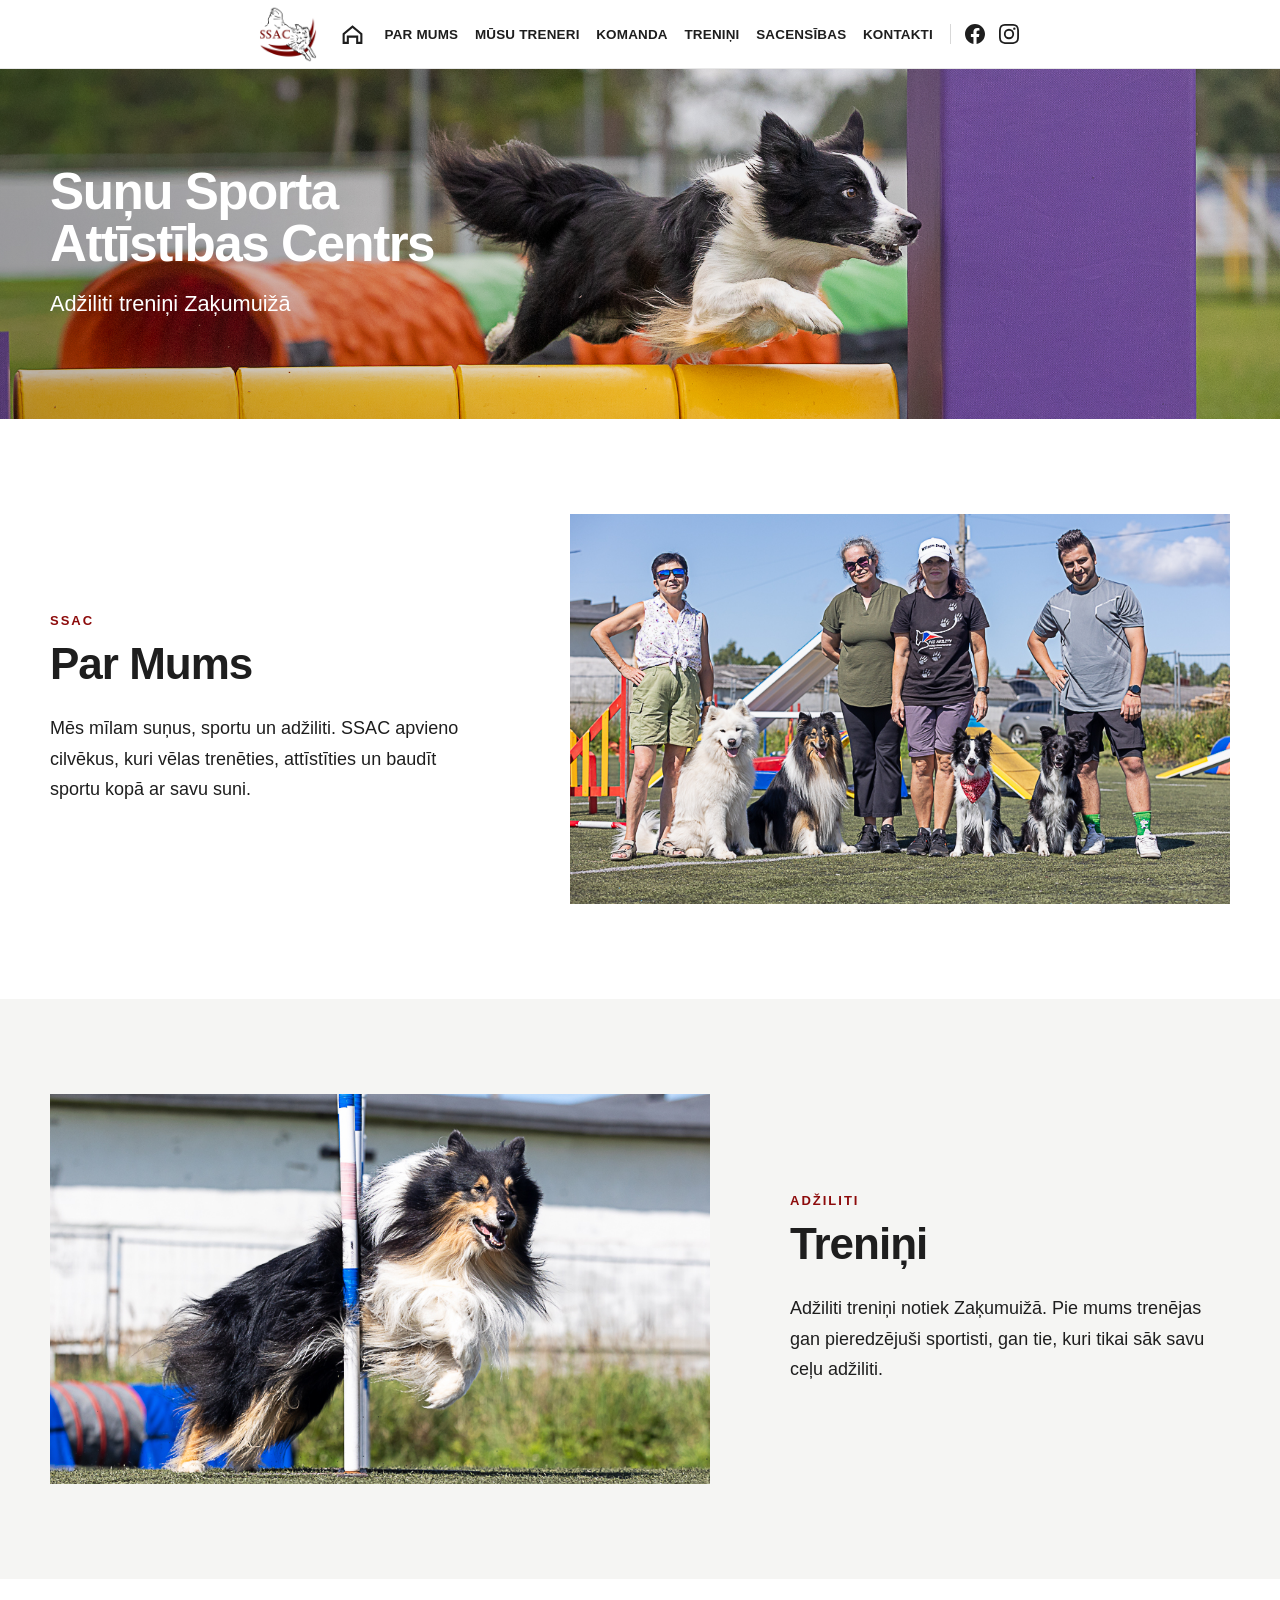
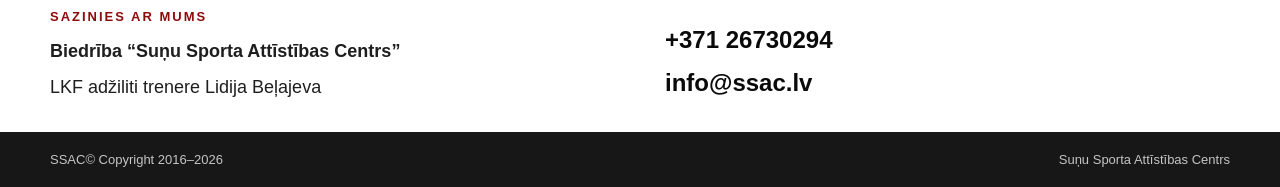
<file: index.html>
<!DOCTYPE html>
<html lang="lv">

<head>
    <meta charset="UTF-8">
    <meta name="viewport" content="width=device-width, initial-scale=1.0">

    <title>Suņu Sporta Attīstības Centrs</title>

    <link rel="icon" type="image/jpeg" href="images/ssac_logo.jpg">
    <link rel="stylesheet" href="css/style.css">
</head>

<body id="sakums">


<!-- HEADER -->

<div id="site-header"></div>


<main>

    <!-- HERO -->

    <section class="hero">

        <div class="hero-content">

            <div class="hero-text">

                <h1>
                    Suņu Sporta<br>
                    Attīstības Centrs
                </h1>

                <p>
                    Adžiliti treniņi Zaķumuižā
                </p>

            </div>

        </div>

    </section>


    <!-- PAR MUMS -->

    <section class="about section" id="par-mums">

        <div class="section-text">

            <span class="section-label">
                SSAC
            </span>

            <h2>
                Par Mums
            </h2>

            <p>
                Mēs mīlam suņus, sportu un adžiliti.
                SSAC apvieno cilvēkus, kuri vēlas trenēties,
                attīstīties un baudīt sportu kopā ar savu suni.
            </p>

        </div>


        <div class="section-image">

            <img
                    src="images/BS1A7733.jpg"
                    alt="SSAC komanda"
            >

        </div>

    </section>


    <!-- TRENIŅI -->

    <section class="training" id="trenini">

        <div class="section training-inner">

            <div class="training-image">

                <img
                        src="images/BS1A7567.jpg"
                        alt="Adžiliti treniņš"
                >

            </div>


            <div class="section-text">

                <span class="section-label">
                    Adžiliti
                </span>

                <h2>
                    Treniņi
                </h2>

                <p>
                    Adžiliti treniņi notiek Zaķumuižā.
                    Pie mums trenējas gan pieredzējuši sportisti,
                    gan tie, kuri tikai sāk savu ceļu adžiliti.
                </p>

            </div>

        </div>

    </section>


    <!-- KONTAKTI -->

    <section class="contact section" id="kontakti">

        <div>

            <span class="section-label">
                Sazinies ar mums
            </span>

            <p class="organisation">
                Biedrība “Suņu Sporta Attīstības Centrs”
            </p>

            <p>
                LKF adžiliti trenere Lidija Beļajeva
            </p>

        </div>


        <div class="contact-details">

            <a href="tel:+37126730294">
                +371 26730294
            </a>

            <a href="mailto:info@ssac.lv">
                info@ssac.lv
            </a>

        </div>

    </section>

</main>


<!-- FOOTER -->

<div id="site-footer"></div>


<script src="js/site.js"></script>

</body>
</html>
</file>
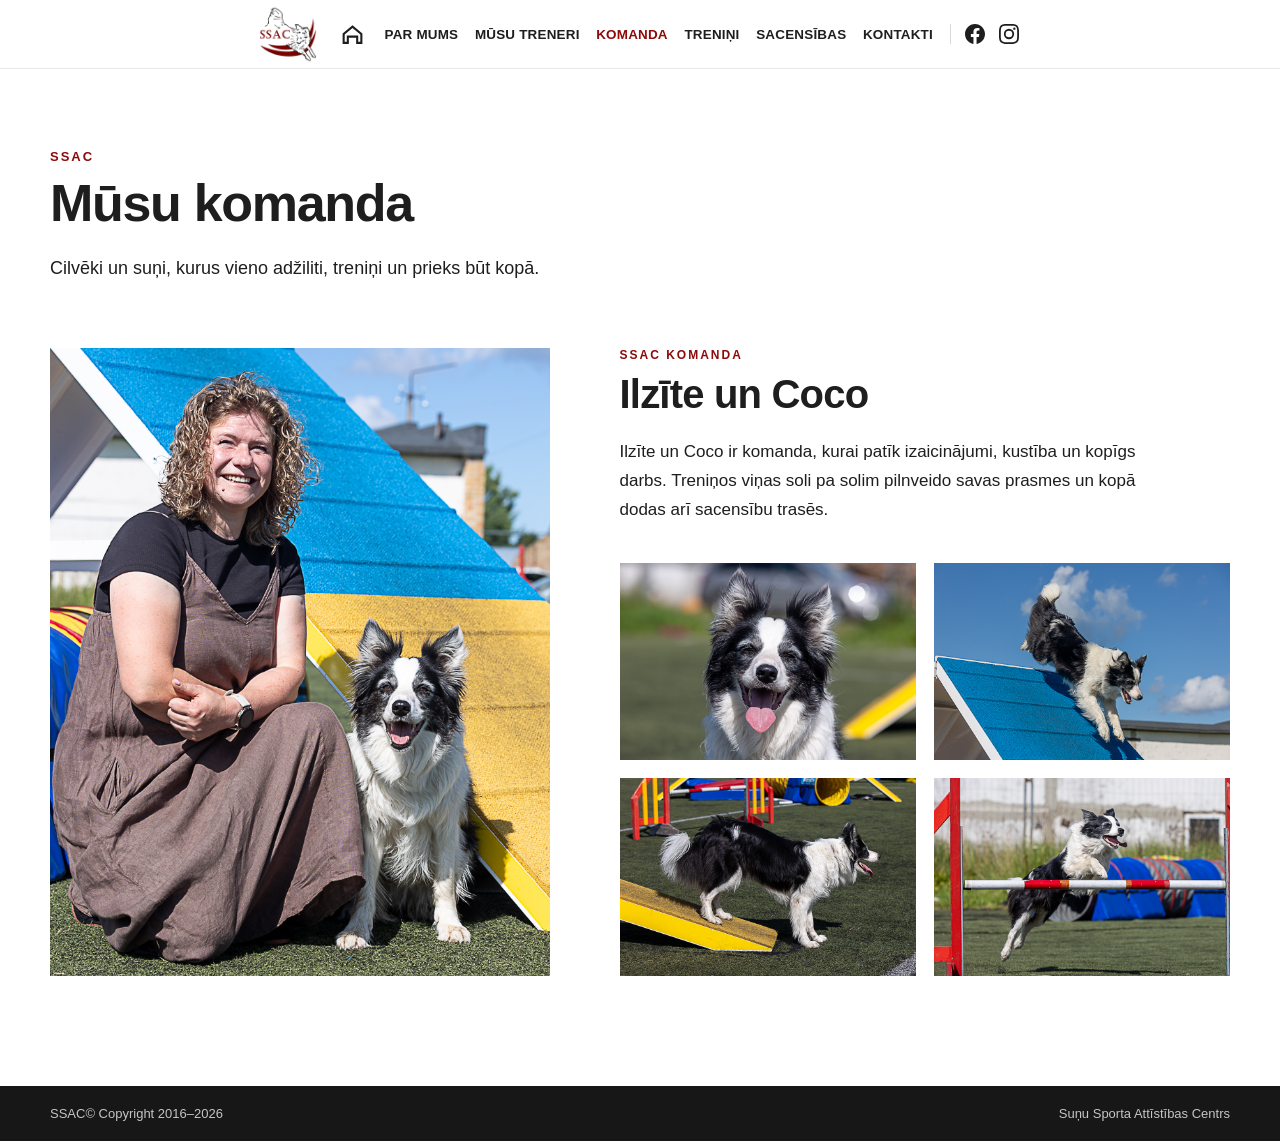
<file: komanda.html>
<!DOCTYPE html>
<html lang="lv">

<head>
    <meta charset="UTF-8">
    <meta name="viewport" content="width=device-width, initial-scale=1.0">

    <title>Komanda | Suņu Sporta Attīstības Centrs</title>

    <link rel="icon" type="image/jpeg" href="images/ssac_logo.jpg">

    <link rel="stylesheet" href="css/style.css">
    <link rel="stylesheet" href="css/komanda.css">
</head>

<body>


<!-- HEADER -->

<div id="site-header"></div>


<main class="team-page">

    <!-- PAGE INTRO -->

    <section class="team-intro">

        <span class="section-label">
            SSAC
        </span>

        <h1>
            Mūsu komanda
        </h1>

        <p>
            Cilvēki un suņi, kurus vieno adžiliti,
            treniņi un prieks būt kopā.
        </p>

    </section>


    <!-- ILZĪTE UN COCO -->

    <section class="team-member">

        <div class="team-main-photo">

            <img
                    src="images/BS1A6752.jpg"
                    alt="Ilzīte un Coco"
            >

        </div>


        <div class="team-member-content">

            <div class="team-member-text">

                <span class="team-role">
                    SSAC komanda
                </span>

                <h2>
                    Ilzīte un Coco
                </h2>

                <p>
                    Ilzīte un Coco ir komanda, kurai patīk
                    izaicinājumi, kustība un kopīgs darbs.
                    Treniņos viņas soli pa solim pilnveido
                    savas prasmes un kopā dodas arī
                    sacensību trasēs.
                </p>

            </div>


            <div class="team-dog-photos">

                <img
                        src="images/BS1A6990.jpg"
                        alt="Coco"
                >

                <img
                        src="images/BS1A6794.jpg"
                        alt="Coco uz A-frame"
                >

                <img
                        src="images/BS1A6864.jpg"
                        alt="Coco uz šūpolēm"
                >

                <img
                        src="images/BS1A6924.jpg"
                        alt="Coco adžiliti trasē"
                >

            </div>

        </div>

    </section>

</main>


<!-- FOOTER -->

<div id="site-footer"></div>


<script src="js/site.js"></script>

</body>
</html>
</file>
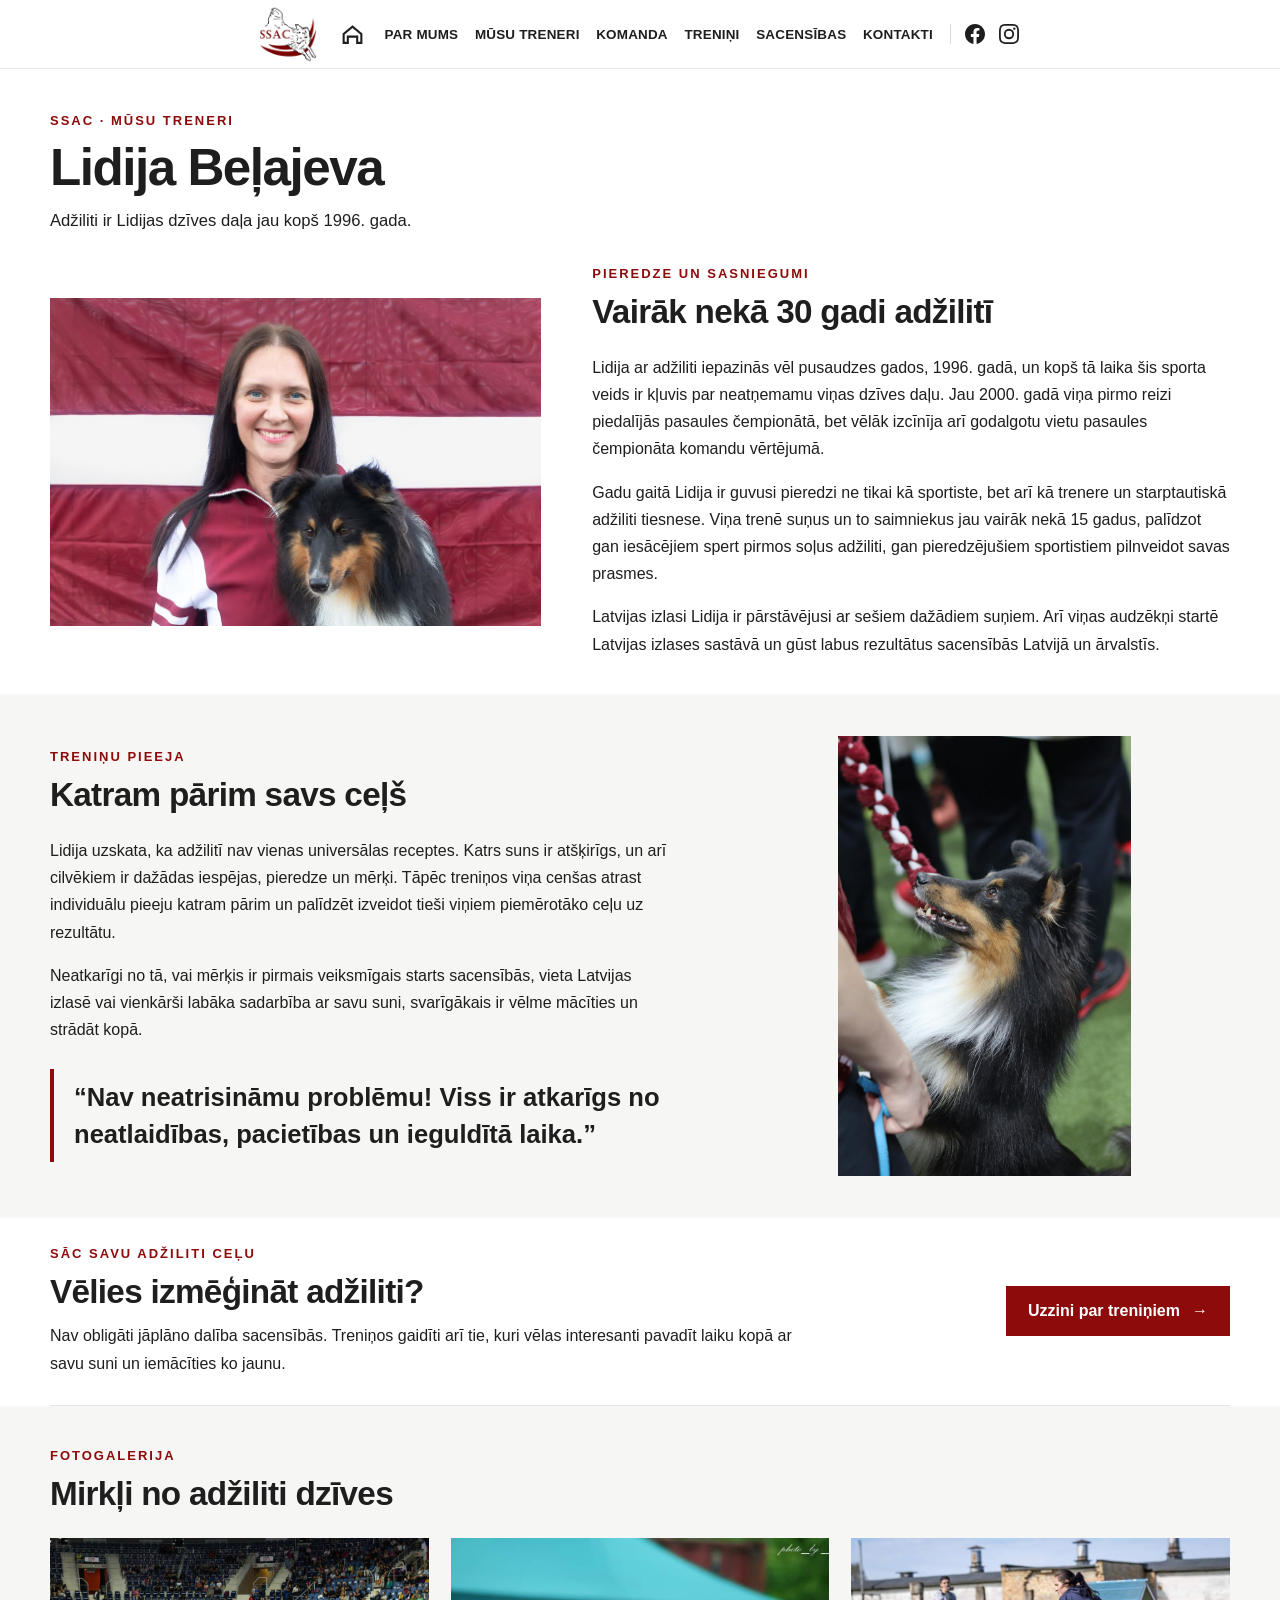
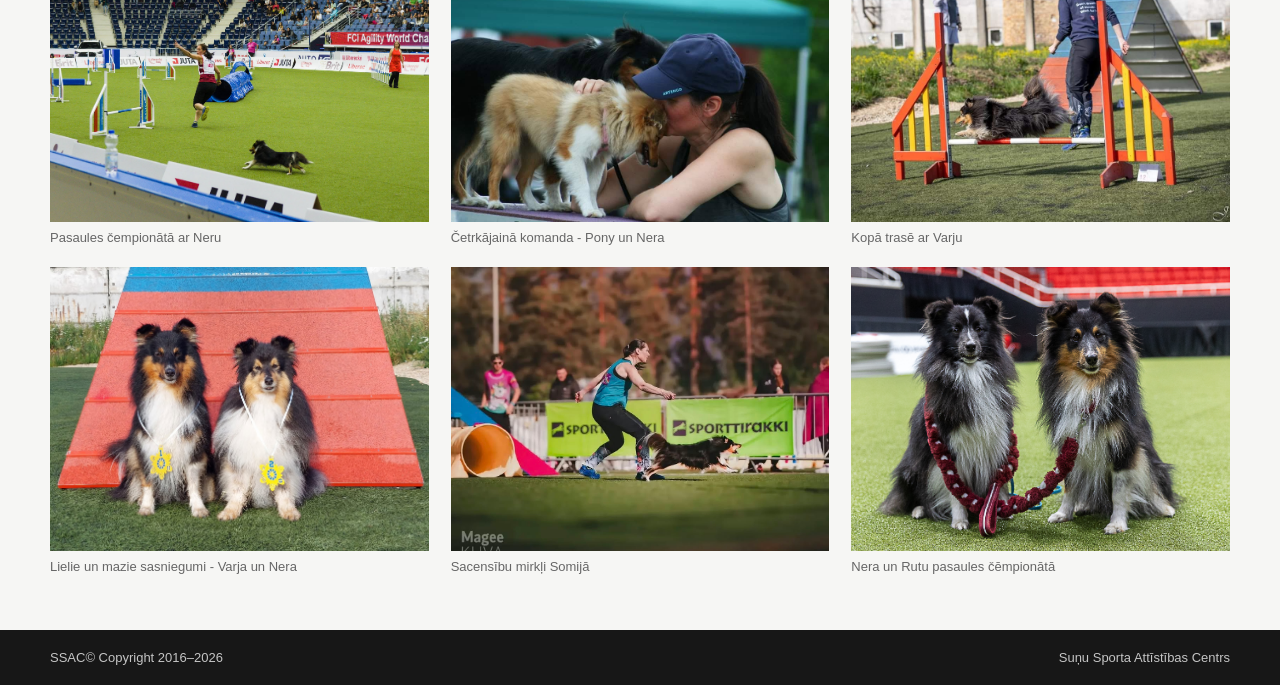
<file: treneri.html>
<!DOCTYPE html>
<html lang="lv">
<head>
  <meta charset="UTF-8">
  <meta name="viewport" content="width=device-width, initial-scale=1.0">
  <title>Lidija Beļajeva – adžiliti trenere | SSAC</title>
  <meta name="description" content="Iepazīsties ar SSAC adžiliti treneri Lidiju Beļajevu: pieredze kopš 1996. gada, starptautiskā tiesnese, Latvijas izlases sportiste un individuāla pieeja treniņiem.">
  <link rel="canonical" href="https://ssac.lv/treneri.html">
  <link rel="icon" type="image/jpeg" href="images/ssac_logo.jpg">
  <link rel="stylesheet" href="css/style.css">
  <link rel="stylesheet" href="css/treneri.css">
</head>
<body>
<div id="site-header"></div>
<main class="trainer-page">
  <section class="trainer-intro">
    <span class="section-label">SSAC · Mūsu treneri</span>
    <h1>Lidija Beļajeva</h1>
    <p class="trainer-lead">Adžiliti ir Lidijas dzīves daļa jau kopš 1996. gada.</p>
  </section>

  <section class="trainer-profile" aria-labelledby="trainer-history">
    <div class="trainer-portrait">
      <img src="images/treneri/Lidia_Nera.jpg" alt="Lidija Beļajeva ar šeltiju pie Latvijas karoga" fetchpriority="high">
    </div>
    <div class="trainer-bio">
      <span class="section-label">Pieredze un sasniegumi</span>
      <h2 id="trainer-history">Vairāk nekā 30 gadi adžilitī</h2>
      <p>Lidija ar adžiliti iepazinās vēl pusaudzes gados, 1996. gadā, un kopš tā laika šis sporta veids ir kļuvis par neatņemamu viņas dzīves daļu. Jau 2000. gadā viņa pirmo reizi piedalījās pasaules čempionātā, bet vēlāk izcīnīja arī godalgotu vietu pasaules čempionāta komandu vērtējumā.</p>
      <p>Gadu gaitā Lidija ir guvusi pieredzi ne tikai kā sportiste, bet arī kā trenere un starptautiskā adžiliti tiesnese. Viņa trenē suņus un to saimniekus jau vairāk nekā 15 gadus, palīdzot gan iesācējiem spert pirmos soļus adžiliti, gan pieredzējušiem sportistiem pilnveidot savas prasmes.</p>
      <p>Latvijas izlasi Lidija ir pārstāvējusi ar sešiem dažādiem suņiem. Arī viņas audzēkņi startē Latvijas izlases sastāvā un gūst labus rezultātus sacensībās Latvijā un ārvalstīs.</p>
    </div>
  </section>

  <section class="trainer-approach" aria-labelledby="trainer-approach-heading">
    <div class="approach-inner">
      <div class="approach-copy">
        <span class="section-label">Treniņu pieeja</span>
        <h2 id="trainer-approach-heading">Katram pārim savs ceļš</h2>
        <p>Lidija uzskata, ka adžilitī nav vienas universālas receptes. Katrs suns ir atšķirīgs, un arī cilvēkiem ir dažādas iespējas, pieredze un mērķi. Tāpēc treniņos viņa cenšas atrast individuālu pieeju katram pārim un palīdzēt izveidot tieši viņiem piemērotāko ceļu uz rezultātu.</p>
        <p>Neatkarīgi no tā, vai mērķis ir pirmais veiksmīgais starts sacensībās, vieta Latvijas izlasē vai vienkārši labāka sadarbība ar savu suni, svarīgākais ir vēlme mācīties un strādāt kopā.</p>
        <blockquote>“Nav neatrisināmu problēmu! Viss ir atkarīgs no neatlaidības, pacietības un ieguldītā laika.”</blockquote>
      </div>
      <div class="approach-photo">
        <img src="images/treneri/Lidia_Nera_AWC.jpg" alt="Lidija ar suni pirms starta pasaules čempionātā" loading="lazy">
      </div>
    </div>
  </section>

  <section class="trainer-cta" aria-labelledby="trainer-cta-heading">
    <div>
      <span class="section-label">Sāc savu adžiliti ceļu</span>
      <h2 id="trainer-cta-heading">Vēlies izmēģināt adžiliti?</h2>
      <p>Nav obligāti jāplāno dalība sacensībās. Treniņos gaidīti arī tie, kuri vēlas interesanti pavadīt laiku kopā ar savu suni un iemācīties ko jaunu.</p>
    </div>
    <a href="trenini.html">Uzzini par treniņiem <span aria-hidden="true">→</span></a>
  </section>

  <section class="trainer-gallery-section" aria-labelledby="trainer-gallery-heading">
  <div class="trainer-gallery">
    <div class="gallery-heading">
      <span class="section-label">Fotogalerija</span>
      <h2 id="trainer-gallery-heading">Mirkļi no adžiliti dzīves</h2>
    </div>
    <div class="gallery-grid">
      <figure><img src="images/treneri/Lidia_AWC.jpg" alt="Lidija pasaules čempionāta trasē" loading="lazy"><figcaption>Pasaules čempionātā ar Neru</figcaption></figure>
      <figure><img src="images/treneri/Lidia_dogs.jpg" alt="Lidija ar saviem suņiem" loading="lazy"><figcaption>Četrkājainā komanda - Pony un Nera</figcaption></figure>
      <figure><img src="images/treneri/Lidia_Varja.jpg" alt="Lidija ar suni adžiliti trasē" loading="lazy"><figcaption>Kopā trasē ar Varju</figcaption></figure>
      <figure><img src="images/treneri/Lidias_dogs.jpg" alt="Divi šeltiji ar medaļām" loading="lazy"><figcaption>Lielie un mazie sasniegumi - Varja un Nera</figcaption></figure>
      <figure><img src="images/treneri/Lidia_rainbow.jpg" alt="Lidija ar šeltiju sacensībās" loading="lazy"><figcaption>Sacensību mirkļi Somijā</figcaption></figure>
      <figure><img src="images/treneri/BS1A0489.jpg" alt="Divi šeltiji sacensību arēnā" loading="lazy"><figcaption>Nera un Rutu pasaules čēmpionātā</figcaption></figure>
    </div>
  </div>
  </section>
</main>
<div id="site-footer"></div>
<script src="js/site.js"></script>
</body>
</html>
</file>
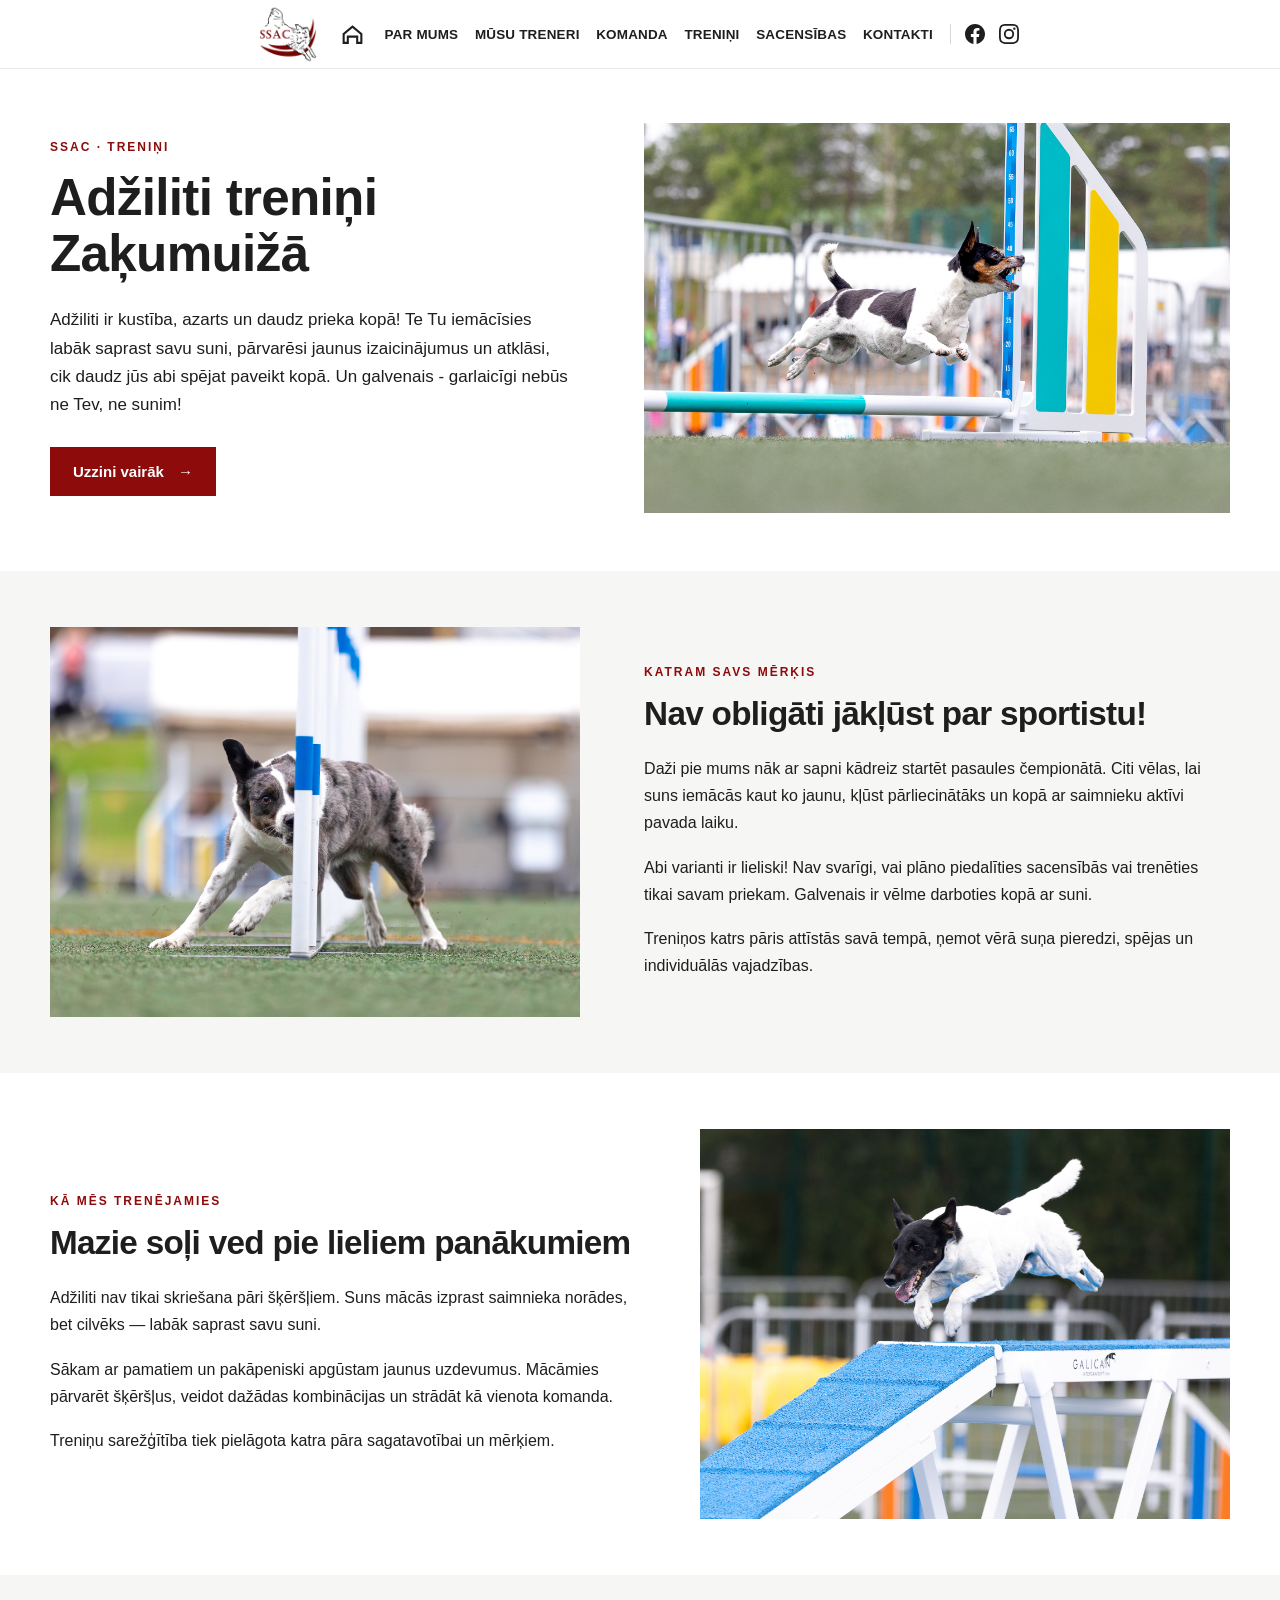
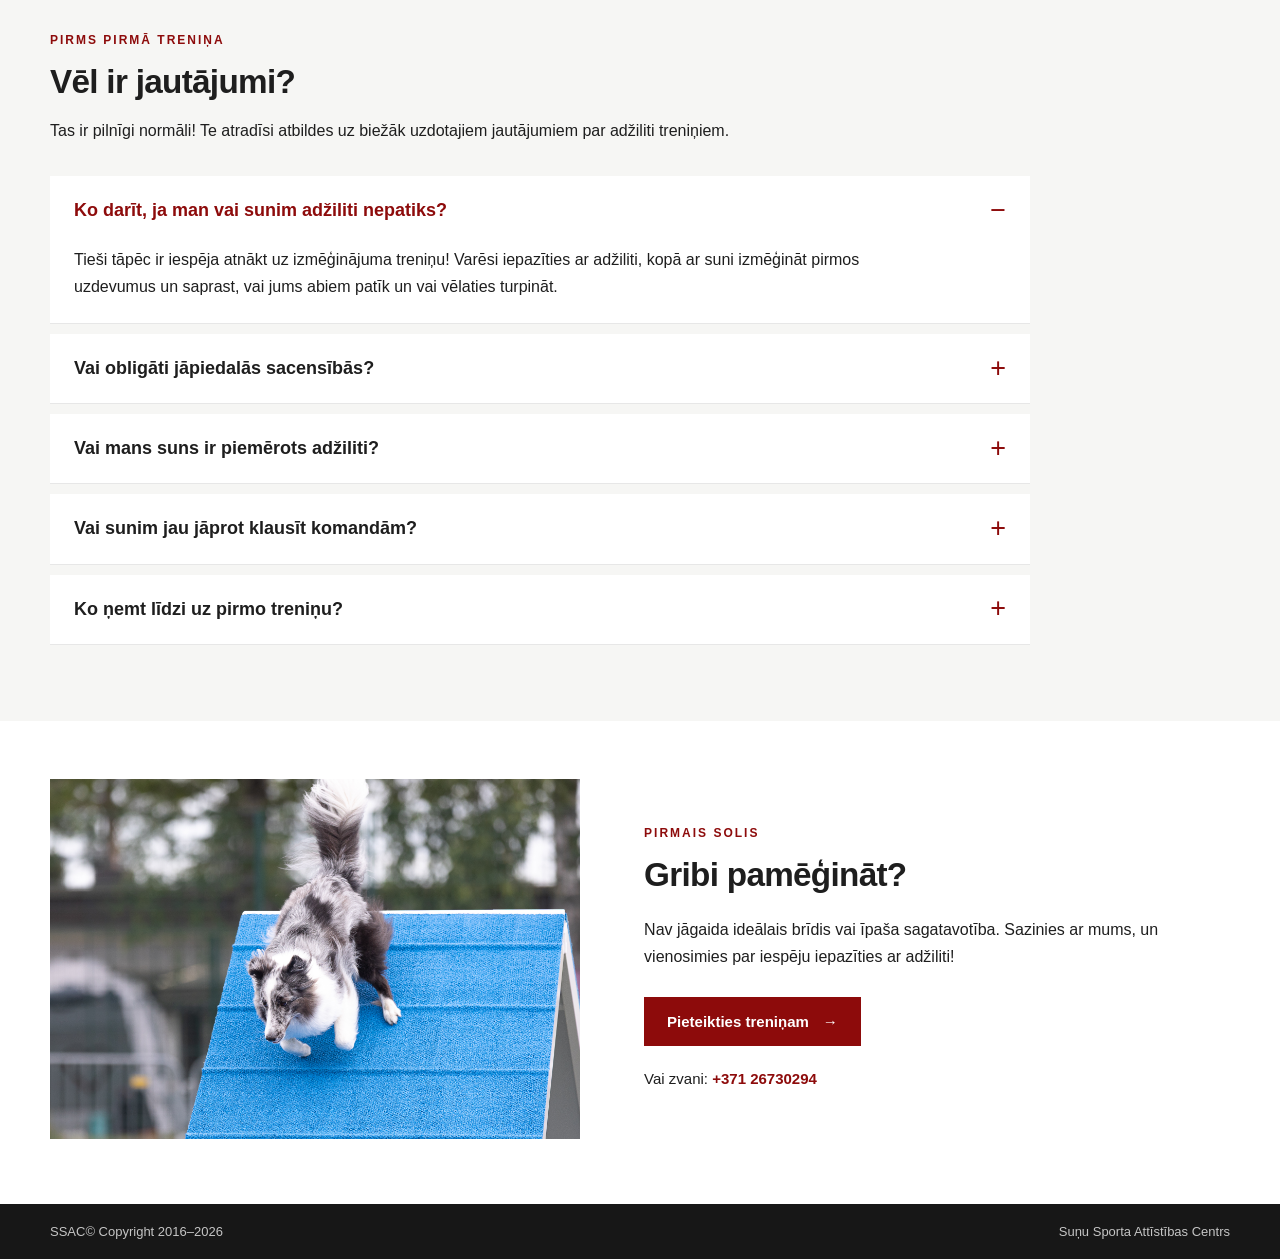
<file: trenini.html>
<!DOCTYPE html>
<html lang="lv">
<head>
    <meta charset="UTF-8">
    <meta name="viewport" content="width=device-width, initial-scale=1.0">

    <title>Adžiliti treniņi Zaķumuižā | SSAC</title>
    <meta name="description" content="Adžiliti treniņi suņiem Zaķumuižā. Gan iesācējiem, gan pieredzējušiem sportistiem. Iespēja izmēģināt adžiliti pirmajā treniņā.">

    <link rel="canonical" href="https://ssac.lv/trenini.html">
    <link rel="icon" type="image/jpeg" href="images/ssac_logo.jpg">

    <link rel="stylesheet" href="css/style.css">
    <link rel="stylesheet" href="css/trenini.css">
</head>

<body>

<div id="site-header"></div>

<main class="training-page">

    <!-- IEVADS -->
    <section class="training-intro">
        <div class="training-intro-inner">
            <div class="training-intro-copy">
                <span class="section-label">SSAC · Treniņi</span>
                <h1>Adžiliti treniņi Zaķumuižā</h1>
                <p>
                    Adžiliti ir kustība, azarts un daudz prieka kopā! Te Tu iemācīsies labāk
                    saprast savu suni, pārvarēsi jaunus izaicinājumus un atklāsi,
                    cik daudz jūs abi spējat paveikt kopā. Un galvenais - garlaicīgi nebūs ne Tev, ne sunim!
                </p>
                <a class="training-button" href="#jautajumi">
                    Uzzini vairāk <span aria-hidden="true">→</span>
                </a>
            </div>

            <div class="training-intro-photo">
                <img
                        src="images/trenini/BS1A5557.jpg"
                        alt="Suns pārlec adžiliti barjeru"
                        fetchpriority="high">
            </div>
        </div>
    </section>

    <!-- KAM PIEMĒROTI TRENIŅI -->
    <section class="training-for">
        <div class="training-container training-for-inner">

            <div class="training-for-photo">
                <img
                        src="images/trenini/BS1A4970.jpg"
                        alt="Suns izpilda adžiliti slalomu"
                        loading="lazy">
            </div>

            <div class="training-for-copy">
                <span class="section-label">Katram savs mērķis</span>
                <h2>Nav obligāti jākļūst par sportistu!</h2>

                <p>
                    Daži pie mums nāk ar sapni kādreiz startēt pasaules
                    čempionātā. Citi vēlas, lai suns iemācās kaut ko jaunu,
                    kļūst pārliecinātāks un kopā ar saimnieku aktīvi pavada laiku.
                </p>

                <p>
                    Abi varianti ir lieliski! Nav svarīgi, vai plāno piedalīties
                    sacensībās vai trenēties tikai savam priekam.
                    Galvenais ir vēlme darboties kopā ar suni.
                </p>

                <p>
                    Treniņos katrs pāris attīstās savā tempā,
                    ņemot vērā suņa pieredzi, spējas un individuālās vajadzības.
                </p>
            </div>

        </div>
    </section>

    <!-- KĀ NOTIEK TRENIŅI -->
    <section class="training-process">
        <div class="training-container training-process-inner">

            <div class="training-process-copy">
                <span class="section-label">Kā mēs trenējamies</span>
                <h2>Mazie soļi ved pie lieliem panākumiem</h2>

                <p>
                    Adžiliti nav tikai skriešana pāri šķēršļiem.
                    Suns mācās izprast saimnieka norādes,
                    bet cilvēks — labāk saprast savu suni.
                </p>

                <p>
                    Sākam ar pamatiem un pakāpeniski apgūstam
                    jaunus uzdevumus. Mācāmies pārvarēt šķēršļus,
                    veidot dažādas kombinācijas un strādāt kā vienota komanda.
                </p>

                <p>
                    Treniņu sarežģītība tiek pielāgota katra pāra
                    sagatavotībai un mērķiem.
                </p>
            </div>

            <div class="training-process-photo">
                <img
                        src="images/trenini/BS1A5477.jpg"
                        alt="Suns pārvar adžiliti mīksto barjeru"
                        loading="lazy">
            </div>

        </div>
    </section>

    <!-- BIEŽĀK UZDOTIE JAUTĀJUMI -->
    <section class="training-faq" id="jautajumi">
        <div class="training-container">

            <div class="training-faq-heading">
                <span class="section-label">Pirms pirmā treniņa</span>
                <h2>Vēl ir jautājumi?</h2>
                <p>
                    Tas ir pilnīgi normāli! Te atradīsi atbildes uz biežāk uzdotajiem
                    jautājumiem par adžiliti treniņiem.
                </p>
            </div>

            <div class="faq-list">

                <details class="faq-item" open>
                    <summary>
                        Ko darīt, ja man vai sunim adžiliti nepatiks?
                    </summary>
                    <div class="faq-answer">
                        <p>
                            Tieši tāpēc ir iespēja atnākt uz izmēģinājuma treniņu!
                            Varēsi iepazīties ar adžiliti, kopā ar suni izmēģināt pirmos
                            uzdevumus un saprast, vai jums abiem patīk un vai vēlaties turpināt.
                        </p>
                    </div>
                </details>

                <details class="faq-item">
                    <summary>
                        Vai obligāti jāpiedalās sacensībās?
                    </summary>
                    <div class="faq-answer">
                        <p>
                            Nē, nepavisam! Daudzi cilvēki trenējas tikai savam
                            priekam. Sacensības ir iespēja, nevis pienākums.
                            Tu pats izvēlies, ko vēlies sasniegt.
                        </p>
                    </div>
                </details>

                <details class="faq-item">
                    <summary>
                        Vai mans suns ir piemērots adžiliti?
                    </summary>
                    <div class="faq-answer">
                        <p>
                            Adžiliti var apgūt dažādu šķirņu un izmēru suņi.
                            Svarīgi ir ņemt vērā suņa vecumu, veselību un
                            fiziskās iespējas. Pirmajā tikšanās reizē
                            varam pārrunāt, kādi uzdevumi būs piemēroti tieši
                            Tavam sunim.
                        </p>
                    </div>
                </details>

                <details class="faq-item">
                    <summary>
                        Vai sunim jau jāprot klausīt komandām?
                    </summary>
                    <div class="faq-answer">
                        <p>
                            Nav jāprot viss jau pirmajā dienā!
                            Tomēr noderēs pamata sadarbības prasmes
                            un iespēja motivēt suni ar kārumiem vai rotaļlietu.
                            Pārējo apgūsim pakāpeniski.
                        </p>
                    </div>
                </details>

                <details class="faq-item">
                    <summary>
                        Ko ņemt līdzi uz pirmo treniņu?
                    </summary>
                    <div class="faq-answer">
                        <p>
                            Paņem suņa iecienītākos kārumus, rotaļlietu,
                            pavadu un ūdeni. Vēl noderēs ērti apavi
                            un labs garastāvoklis!
                        </p>
                    </div>
                </details>

            </div>
        </div>
    </section>

    <!-- NOSLĒGUMS -->
    <section class="training-contact">
        <div class="training-container training-contact-inner">

            <div class="training-contact-photo">
                <img
                        src="images/trenini/BS1A5472.jpg"
                        alt="Suns pārvar adžiliti A-frame šķērsli"
                        loading="lazy">
            </div>

            <div class="training-contact-copy">
                <span class="section-label">Pirmais solis</span>
                <h2>Gribi pamēģināt?  </h2>

                <p>
                    Nav jāgaida ideālais brīdis vai īpaša sagatavotība.
                    Sazinies ar mums, un vienosimies par iespēju
                    iepazīties ar adžiliti!
                </p>

                <a class="training-button" href="mailto:info@ssac.lv?subject=Ad%C5%BEiliti%20izm%C4%93%C4%A3in%C4%81juma%20treni%C5%86%C5%A1">
                    Pieteikties treniņam <span aria-hidden="true">→</span>
                </a>

                <p class="training-contact-phone">
                    Vai zvani: <a href="tel:+37126730294">+371 26730294</a>
                </p>
            </div>

        </div>
    </section>

</main>

<div id="site-footer"></div>

<script src="js/site.js"></script>

</body>
</html>
</file>
<file: css/style.css>
/* =========================
   BASE
   ========================= */

* {
    box-sizing: border-box;
}

html {
    scroll-behavior: smooth;
    scroll-padding-top: 68px;
}

body {
    margin: 0;

    font-family: Arial, Helvetica, sans-serif;

    color: #1e1e1e;
    background: #ffffff;
}

img {
    display: block;
    width: 100%;
}


/* =========================
   HEADER
   ========================= */

/* =========================
   HEADER
   ========================= */

#site-header {
    position: sticky;
    top: 0;
    z-index: 1000;
}

.header {
    width: 100%;

    background: #ffffff;
    border-bottom: 1px solid #e8e8e8;
}

.header-inner {
    width: min(1180px, calc(100% - 60px));
    height: 68px;
    margin: 0 auto;

    display: flex;
    align-items: center;
    justify-content: center;

    gap: 70px;
}

.nav {
    display: flex;
    align-items: center;

    gap: 42px;

    margin: 0;
}

/* =========================
   HEADER LOGO
   ========================= */

.header-logo {
    display: block;

    width: 58px;
    height: 58px;

    flex: 0 0 58px;
}

.header-logo img {
    width: 58px;
    height: 58px;

    object-fit: cover;
}


/* =========================
   DESKTOP NAVIGATION
   ========================= */

.nav {
    display: flex;
    align-items: center;

    gap: 42px;
}

.nav a {
    color: #1e1e1e;
    text-decoration: none;

    font-family: "Arial Narrow", Arial, Helvetica, sans-serif;
    font-size: 16px;
    font-weight: 700;

    letter-spacing: 0.7px;
    text-transform: uppercase;

    transition: color 0.2s ease;
}

.nav a:hover {
    color: #8d0b0b;
}

.home-link {
    display: flex;
    align-items: center;
    justify-content: center;

    width: 30px;
    height: 30px;

    flex-shrink: 0;
}

.home-link svg {
    width: 25px;
    height: 25px;

    fill: currentColor;
}


/* =========================
   SOCIAL LINKS
   ========================= */

.social-links {
    display: flex;
    align-items: center;

    gap: 14px;

    margin-left: 10px;
    padding-left: 24px;

    border-left: 1px solid #d8d8d8;
}

.social-links a {
    display: flex;
    align-items: center;
    justify-content: center;

    min-width: 24px;

    color: #1e1e1e;

    text-transform: none;
}

.social-links a:hover {
    color: #8d0b0b;
}

.social-links svg {
    width: 24px;
    height: 24px;

    fill: currentColor;
}


/* =========================
   HAMBURGER
   ========================= */

.menu-toggle {
    display: none;
}


/* =========================
   HERO
   ========================= */

.hero {
    position: relative;

    height: 350px;

    background:
            linear-gradient(
                    90deg,
                    rgba(0, 0, 0, 0.28) 0%,
                    rgba(0, 0, 0, 0.05) 55%,
                    rgba(0, 0, 0, 0.08) 100%
            ),
            url("../images/BS1A7971.jpg");

    background-size: cover;
    background-position: center 42%;
}

.hero-content {
    position: relative;

    width: min(1180px, calc(100% - 60px));
    height: 100%;
    margin: 0 auto;

    display: flex;
    align-items: flex-end;

    padding-bottom: 98px;
}


/* =========================
   HERO TEXT
   ========================= */

.hero-text {
    color: #ffffff;

    transform: translateX(-100px);
}

.hero h1 {
    margin: 0;

    font-size: clamp(42px, 4vw, 62px);
    line-height: 1.02;
    font-weight: 700;

    letter-spacing: -1.5px;
}

.hero p {
    margin: 18px 0 0;

    font-size: 22px;
    line-height: 1.5;
}


/* =========================
   COMMON SECTIONS
   ========================= */

.section {
    width: min(1180px, calc(100% - 60px));
    margin: 0 auto;

    padding: 95px 0;
}

.section-label {
    display: block;

    margin-bottom: 12px;

    color: #8d0b0b;

    font-size: 13px;
    font-weight: 700;

    text-transform: uppercase;
    letter-spacing: 2px;
}

.section h2 {
    margin: 0 0 25px;

    font-size: 44px;
    line-height: 1.1;

    letter-spacing: -1px;
}

.section p {
    max-width: 570px;
    margin: 0;

    font-size: 18px;
    line-height: 1.7;
}


/* =========================
   ABOUT
   ========================= */

.about {
    display: grid;

    grid-template-columns: 0.8fr 1.2fr;

    gap: 80px;

    align-items: center;
}

.section-image img {
    height: 390px;

    object-fit: cover;
}


/* =========================
   TRAINING
   ========================= */

.training {
    background: #f5f5f3;
}

.training-inner {
    display: grid;

    grid-template-columns: 1.2fr 0.8fr;

    gap: 80px;

    align-items: center;
}

.training-image img {
    height: 390px;

    object-fit: cover;
}


/* =========================
   CONTACT
   ========================= */

.contact {
    display: grid;

    grid-template-columns: 1fr 1fr;

    gap: 50px;

    align-items: end;

    padding-top: 30px;
    padding-bottom: 30px;
}

.organisation {
    margin-bottom: 5px !important;

    font-weight: 600;
}

.contact-details {
    display: flex;
    flex-direction: column;

    gap: 15px;

    padding-bottom: 5px;
}

.contact-details a {
    color: #0a0a0a;

    text-decoration: none;

    font-size: 24px;
    font-weight: 600;
}

.contact-details a:hover {
    text-decoration: underline;
}


/* =========================
   FOOTER
   ========================= */

footer {
    color: #ffffff;
    background: #171717;
}

.footer-inner {
    width: min(1180px, calc(100% - 60px));
    margin: 0 auto;

    padding: 20px 0;

    display: flex;
    justify-content: space-between;

    font-size: 13px;

    opacity: 0.75;
}


/* =========================================================
   RESPONSIVE DESKTOP / LAPTOP
   ========================================================= */

@media (min-width: 701px) {
    .hero-text {
        transform: none;
        max-width: 100%;
    }

    .hero h1 {
        font-size: clamp(36px, 4vw, 62px);
    }

    .hero p {
        font-size: clamp(17px, 1.7vw, 22px);
    }
}

@media (min-width: 1101px) and (max-width: 1500px) {
    .header-inner {
        width: calc(100% - 32px);
        gap: clamp(12px, 1.6vw, 30px);
    }

    .nav {
        gap: clamp(10px, 1.3vw, 22px);
    }

    .nav a {
        font-size: clamp(12px, 1.05vw, 15px);
        letter-spacing: 0.2px;
        white-space: nowrap;
    }

    .social-links {
        gap: 10px;
        margin-left: 0;
        padding-left: 12px;
    }

    .social-links svg {
        width: 20px;
        height: 20px;
    }
}

/* Switch to hamburger on narrow laptops and tablets. */
@media (min-width: 701px) and (max-width: 1100px) {
    .header-inner {
        position: relative;
        width: 100%;
        height: 68px;
        padding: 0 22px;
        justify-content: space-between;
        gap: 0;
    }

    .menu-toggle {
        position: relative;
        z-index: 102;
        display: flex;
        width: 44px;
        height: 44px;
        padding: 0;
        flex-direction: column;
        align-items: center;
        justify-content: center;
        gap: 6px;
        background: transparent;
        border: 0;
        cursor: pointer;
    }

    .menu-toggle span {
        display: block;
        width: 31px;
        height: 3px;
        background: #1e1e1e;
        border-radius: 3px;
        transition: transform .25s ease, opacity .25s ease;
    }

    .menu-toggle.active span:nth-child(1) {
        transform: translateY(9px) rotate(45deg);
    }

    .menu-toggle.active span:nth-child(2) {
        opacity: 0;
    }

    .menu-toggle.active span:nth-child(3) {
        transform: translateY(-9px) rotate(-45deg);
    }

    .nav {
        position: absolute;
        top: 68px;
        left: 0;
        z-index: 101;
        display: none;
        width: 100%;
        margin: 0;
        padding: 8px 24px 18px;
        flex-direction: column;
        align-items: stretch;
        gap: 0;
        background: #fff;
        border-top: 1px solid #eee;
        border-bottom: 1px solid #e8e8e8;
        box-shadow: 0 8px 18px rgba(0,0,0,.08);
    }

    .nav.nav-open { display: flex; }

    .nav > a {
        display: flex;
        width: 100%;
        padding: 14px 0;
        align-items: center;
        justify-content: flex-start;
        font-size: 16px;
        border-bottom: 1px solid #eee;
    }

    .social-links {
        gap: 20px;
        margin: 0;
        padding: 17px 0 2px;
        border-left: 0;
    }
}

/* =========================================================
   MOBILE
   ========================================================= */

@media (max-width: 700px) {

    html {
        scroll-padding-top: 68px;
    }


    /* =========================
       MOBILE HEADER
       ========================= */

    .header {
        height: 68px;
    }

    .header-inner {
        position: relative;

        width: 100%;
        height: 68px;
        margin: 0;

        padding: 0 18px;

        display: flex;
        align-items: center;
        justify-content: space-between;
    }


    /* =========================
       MOBILE LOGO
       ========================= */

    .header-logo {
        display: block;

        width: 52px;
        height: 52px;

        flex: 0 0 52px;
    }

    .header-logo img {
        display: block;

        width: 52px;
        height: 52px;

        object-fit: cover;
    }


    /* =========================
       HAMBURGER
       ========================= */

    .menu-toggle {
        position: relative;
        z-index: 102;

        display: flex;

        width: 44px;
        height: 44px;

        margin: 0;
        padding: 0;

        flex-direction: column;
        align-items: center;
        justify-content: center;

        gap: 6px;

        background: transparent;
        border: 0;

        cursor: pointer;
    }

    .menu-toggle span {
        display: block;

        width: 31px;
        height: 3px;

        background: #1e1e1e;

        border-radius: 3px;

        transition:
                transform 0.25s ease,
                opacity 0.25s ease;
    }


    /* Hamburger -> X */

    .menu-toggle.active span:nth-child(1) {
        transform: translateY(9px) rotate(45deg);
    }

    .menu-toggle.active span:nth-child(2) {
        opacity: 0;
    }

    .menu-toggle.active span:nth-child(3) {
        transform: translateY(-9px) rotate(-45deg);
    }


    /* =========================
       MOBILE NAVIGATION
       ========================= */

    .nav {
        position: absolute;

        top: 68px;
        left: 0;

        z-index: 101;

        display: none;

        width: 100%;

        margin: 0;
        padding: 8px 24px 18px;

        flex-direction: column;
        align-items: stretch;

        gap: 0;

        background: #ffffff;

        border-top: 1px solid #eeeeee;
        border-bottom: 1px solid #e8e8e8;

        box-shadow: 0 8px 18px rgba(0, 0, 0, 0.08);
    }

    .nav.nav-open {
        display: flex;
    }


    /* =========================
       MOBILE MENU LINKS
       ========================= */

    .nav > a {
        display: flex;

        width: 100%;
        height: auto;

        padding: 14px 0;

        align-items: center;
        justify-content: flex-start;

        color: #1e1e1e;

        font-size: 16px;
        font-weight: 700;

        letter-spacing: 0.7px;
        text-transform: uppercase;
        text-decoration: none;

        border-bottom: 1px solid #eeeeee;
    }

    .nav > a:hover {
        color: #8d0b0b;
    }


    /* =========================
       MOBILE SOCIAL LINKS
       ========================= */

    .social-links {
        display: flex;

        gap: 20px;

        margin: 0;
        padding: 17px 0 2px;

        border-left: 0;
    }

    .social-links a {
        display: flex;

        min-width: 0;
        padding: 0;

        align-items: center;
        justify-content: center;

        color: #1e1e1e;

        border: 0;
    }

    .social-links svg {
        width: 27px;
        height: 27px;

        fill: currentColor;
    }


    /* =========================
       MOBILE HERO
       ========================= */

    .hero {
        height: 480px;

        background:
                linear-gradient(
                        180deg,
                        rgba(0, 0, 0, 0.55) 0%,
                        rgba(0, 0, 0, 0.28) 20%,
                        rgba(0, 0, 0, 0.02) 48%,
                        rgba(0, 0, 0, 0.30) 100%
                ),
                url("../images/agility-dog.jpg");

        background-size: cover;
        background-position: center center;
    }

    .hero-content {
        position: relative;

        width: calc(100% - 36px);
        height: 100%;

        margin: 0 auto;
        padding-bottom: 30px;

        display: flex;
        align-items: flex-end;
    }


    /* =========================
       MOBILE HERO TEXT
       ========================= */

    .hero-text {
        color: #ffffff;
        transform: none;
    }

    /* Club name at the top of the image */
    .hero h1 {
        position: absolute;
        top: 22px;
        left: 0;
        right: 0;

        margin: 0;
        font-size: 32px;
        line-height: 1.08;
        font-weight: 600;
        letter-spacing: -0.8px;
        text-shadow: 0 2px 10px rgba(0, 0, 0, 0.8);
    }

    /* Main message at the former title position */
    .hero p {
        position: absolute;
        bottom: 95px;
        left: 0;
        right: 0;

        margin: 0;
        font-size: 32px;
        line-height: 1.08;
        font-weight: 800;
        letter-spacing: -0.8px;
        text-shadow: 0 2px 10px rgba(0, 0, 0, 0.65);
        transform: none;
    }


    /* =========================
       MOBILE COMMON SECTIONS
       ========================= */

    .section {
        width: calc(100% - 40px);

        padding: 60px 0;
    }

    .section-label {
        margin-bottom: 10px;

        font-size: 12px;

        letter-spacing: 2px;
    }

    .section h2 {
        margin-bottom: 22px;

        font-size: 36px;
        line-height: 1.1;
    }

    .section p {
        font-size: 17px;
        line-height: 1.65;
    }


    /* =========================
       MOBILE ABOUT
       ========================= */

    .about {
        grid-template-columns: 1fr;

        gap: 32px;
    }

    .section-image img {
        height: 280px;

        object-fit: cover;
    }


    /* =========================
       MOBILE TRAINING
       ========================= */

    .training-inner {
        grid-template-columns: 1fr;

        gap: 32px;
    }

    .training-image {
        order: 2;
    }

    .training-image img {
        height: 280px;

        object-fit: cover;
    }


    /* =========================
       MOBILE CONTACT
       ========================= */

    .contact {
        grid-template-columns: 1fr;

        gap: 32px;

        padding-top: 30px;
        padding-bottom: 30px;
    }

    .contact-details {
        gap: 14px;

        padding-bottom: 0;
    }

    .contact-details a {
        font-size: 21px;
    }


    /* =========================
       MOBILE FOOTER
       ========================= */

    .footer-inner {
        width: calc(100% - 40px);

        padding: 20px 0;

        flex-direction: column;

        gap: 12px;
    }
}
</file>
<file: css/komanda.css>
/* =========================
   TEAM PAGE
   ========================= */

.team-page {
    width: min(1180px, calc(100% - 60px));
    margin: 0 auto;

    padding: 80px 0 110px;
}


/* =========================
   INTRO
   ========================= */

.team-intro {
    max-width: 650px;

    margin-bottom: 65px;
}

.team-intro h1 {
    margin: 0 0 22px;

    font-size: 52px;
    line-height: 1.05;

    letter-spacing: -1.3px;
}

.team-intro p {
    max-width: 570px;
    margin: 0;

    font-size: 18px;
    line-height: 1.7;
}


/* =========================
   TEAM MEMBER
   ========================= */

.team-member {
    display: grid;

    grid-template-columns: 0.9fr 1.1fr;

    gap: 70px;

    align-items: stretch;
}


/* =========================
   MAIN PHOTO
   ========================= */

.team-main-photo {
    min-width: 0;
}

.team-main-photo img {
    width: 100%;
    height: 100%;

    object-fit: cover;
    object-position: center;
}


/* =========================
   MEMBER CONTENT
   ========================= */

.team-member-content {
    min-width: 0;

    display: flex;
    flex-direction: column;
}

.team-member-text {
    flex: 0 0 auto;
}

.team-role {
    display: block;

    margin-bottom: 10px;

    color: #8d0b0b;

    font-size: 12px;
    font-weight: 700;

    letter-spacing: 2px;
    text-transform: uppercase;
}

.team-member h2 {
    margin: 0 0 22px;

    font-size: 40px;
    line-height: 1.1;

    letter-spacing: -0.8px;
}

.team-member-text p {
    max-width: 540px;
    margin: 0;

    font-size: 17px;
    line-height: 1.7;
}


/* =========================
   DOG PHOTOS
   ========================= */

.team-dog-photos {
    display: grid;

    grid-template-columns: 1fr 1fr;
    grid-template-rows: 1fr 1fr;

    gap: 18px;

    margin-top: 38px;

    flex: 1;
}

.team-dog-photos img {
    width: 100%;
    height: 100%;
    min-height: 0;

    object-fit: cover;
}


/* =========================
   ACTIVE NAV ITEM
   ========================= */

.nav > a.active {
    color: #8d0b0b;
}


/* =========================================================
   MOBILE
   ========================================================= */

@media (max-width: 700px) {

    /* =========================
       MOBILE TEAM PAGE
       ========================= */

    .team-page {
        width: calc(100% - 40px);

        padding: 52px 0 70px;
    }


    /* =========================
       MOBILE INTRO
       ========================= */

    .team-intro {
        max-width: none;

        margin-bottom: 40px;
    }

    .team-intro h1 {
        margin-bottom: 18px;

        font-size: 38px;
        line-height: 1.08;

        letter-spacing: -0.8px;
    }

    .team-intro p {
        max-width: none;

        font-size: 17px;
        line-height: 1.65;
    }


    /* =========================
       MOBILE TEAM MEMBER
       ========================= */

    .team-member {
        display: block;
    }


    /* =========================
       MOBILE MAIN PHOTO
       ========================= */

    .team-main-photo {
        margin-bottom: 32px;
    }

    .team-main-photo img {
        width: 100%;
        height: auto;

        aspect-ratio: 4 / 5;

        object-fit: cover;
        object-position: center;
    }


    /* =========================
       MOBILE MEMBER CONTENT
       ========================= */

    .team-member-content {
        display: block;
    }

    .team-role {
        margin-bottom: 9px;

        font-size: 12px;
        letter-spacing: 2px;
    }

    .team-member h2 {
        margin-bottom: 18px;

        font-size: 32px;
        line-height: 1.1;
    }

    .team-member-text p {
        max-width: none;

        font-size: 17px;
        line-height: 1.65;
    }


    /* =========================
       MOBILE DOG PHOTOS
       ========================= */

    .team-dog-photos {
        display: grid;

        grid-template-columns: 1fr 1fr;
        grid-template-rows: auto;

        gap: 10px;

        margin-top: 30px;
    }

    .team-dog-photos img {
        width: 100%;
        height: auto;

        aspect-ratio: 4 / 3;

        object-fit: cover;
    }

}
</file>
<file: css/treneri.css>
/* Styles only for treneri.html; common navigation and footer stay in style.css */
.trainer-page { color: #1e1e1e; }
.trainer-intro, .trainer-profile, .approach-inner, .trainer-cta, .trainer-gallery {
  width: min(1180px, calc(100% - 60px)); margin-inline: auto;
}
.trainer-intro { padding: 44px 0 32px; }
.trainer-intro h1 { font-size: clamp(36px, 4vw, 52px); letter-spacing: -1.5px; line-height: 1.08; margin: 0 0 14px; }
.trainer-lead { font-size: clamp(16px, 1.3vw, 18px); line-height: 1.5; margin: 0; }
.trainer-profile { display: grid; grid-template-columns: minmax(0, .87fr) minmax(0, 1.13fr); gap: clamp(30px, 4vw, 58px); align-items: center; padding-bottom: 36px; }
.trainer-portrait { min-width: 0; }
.trainer-portrait img { width: 100%; height: auto; display: block; }
.trainer-bio h2, .trainer-approach h2, .trainer-gallery h2, .trainer-cta h2 { font-size: clamp(27px, 2.6vw, 37px); line-height: 1.13; letter-spacing: -.7px; margin: 0 0 23px; }
.trainer-bio p, .trainer-approach p, .trainer-cta p { font-size: 16px; line-height: 1.7; margin: 0 0 16px; }
.trainer-bio p:last-child, .trainer-approach p:last-of-type { margin-bottom: 0; }
.trainer-approach { background: #f6f6f4; padding: 42px 0; }
.approach-inner { display: grid; grid-template-columns: minmax(0, 1.12fr) minmax(0, .88fr); gap: clamp(30px, 5vw, 70px); align-items: center; }
.approach-copy { min-width: 0; }
.trainer-approach blockquote { border-left: 4px solid #8d0b0b; padding: 10px 0 10px 20px; margin: 26px 0 0; font-size: clamp(20px, 2vw, 26px); line-height: 1.42; font-weight: 700; }
.approach-photo { min-width: 0; display: flex; justify-content: center; align-items: center; }
.approach-photo img { display: block; width: auto; max-width: 100%; height: auto; max-height: 440px; object-fit: contain; }
.trainer-cta { display: flex; justify-content: space-between; align-items: center; gap: 28px; padding-block: 28px; border-bottom: 1px solid #e4e4e4; }
.trainer-cta > div { max-width: 760px; }
.trainer-cta h2 { margin-bottom: 12px; }
.trainer-cta p { margin-bottom: 0; }
.trainer-cta a { flex-shrink: 0; display: inline-flex; align-items: center; gap: 12px; background: #8d0b0b; color: white; padding: 16px 22px; font-weight: 700; text-decoration: none; }
.trainer-cta a:hover { background: #690707; }
.trainer-gallery-section { background: #f6f6f4; }
.trainer-gallery { padding: 42px 0 56px; }
.gallery-heading { margin-bottom: 26px; }
.gallery-grid { display: grid; grid-template-columns: repeat(3, minmax(0, 1fr)); gap: 22px; }
.gallery-grid figure { margin: 0; min-width: 0; }
.gallery-grid img { display: block; width: 100%; aspect-ratio: 4 / 3; object-fit: cover; }
.gallery-grid figure:nth-child(5) img { object-position: center 85%; }
.gallery-grid figcaption { font-size: 13px; color: #666; padding-top: 8px; }
@media (max-width: 950px) {
  .trainer-profile { gap: 28px; grid-template-columns: .9fr 1.1fr; }
  .approach-inner { gap: 28px; }
  .trainer-bio p, .trainer-approach p { font-size: 15px; }
}
@media (max-width: 700px) {
  .trainer-intro, .trainer-profile, .approach-inner, .trainer-cta, .trainer-gallery { width: calc(100% - 40px); }
  .trainer-intro { padding: 42px 0 30px; }
  .trainer-intro h1 { font-size: clamp(34px, 9vw, 43px); }
  .trainer-lead { font-size: 17px; }
  .trainer-profile { grid-template-columns: 1fr; gap: 28px; padding-bottom: 25px; }
  .trainer-portrait img { width: 100%; height: auto; }
  .trainer-bio p, .trainer-approach p, .trainer-cta p { font-size: 16px; line-height: 1.7; }
  .trainer-approach { padding: 32px 0; }
  .approach-inner { grid-template-columns: 1fr; gap: 30px; }
  .approach-photo img { width: 100%; max-height: 420px; object-fit: contain; }
  .trainer-cta { padding-block: 30px; display: flex; flex-direction: column; align-items: flex-start; gap: 22px; }
  .trainer-gallery { padding: 34px 0 44px; }
  .gallery-grid { grid-template-columns: repeat(2, minmax(0, 1fr)); gap: 14px; }
  .gallery-grid img { aspect-ratio: 1 / 1; }
  .gallery-grid figure:nth-child(5) img { object-position: center 85%; }
.gallery-grid figcaption { font-size: 12px; }
}
@media (max-width: 380px) { .gallery-grid { grid-template-columns: 1fr; } .gallery-grid img { aspect-ratio: 4 / 3; } }
</file>
<file: css/trenini.css>
/* =========================================
   SSAC — TRENIŅI
   Styles only for trenini.html
   ========================================= */

.training-page {
    color: #1e1e1e;
}

.training-page *,
.training-page *::before,
.training-page *::after {
    box-sizing: border-box;
}

.training-container,
.training-intro-inner {
    width: min(1180px, calc(100% - 60px));
    margin-inline: auto;
}

.training-page h1,
.training-page h2 {
    letter-spacing: -0.7px;
}

.training-page h2 {
    font-size: clamp(27px, 2.6vw, 37px);
    line-height: 1.15;
    margin: 0 0 22px;
}

.training-page p {
    font-size: 16px;
    line-height: 1.7;
}

.training-page .section-label {
    display: block;
    margin-bottom: 16px;
    color: #8d0b0b;
    font-size: 12px;
    font-weight: 700;
    letter-spacing: 2px;
    text-transform: uppercase;
}

/* =========================================
   BUTTON
   ========================================= */

.training-button {
    display: inline-flex;
    align-items: center;
    justify-content: center;
    gap: 14px;

    padding: 15px 23px;

    background: #8d0b0b;
    color: #fff;

    font-size: 15px;
    font-weight: 700;
    line-height: 1.3;
    text-decoration: none;

    transition: background 0.2s ease;
}

.training-button:hover {
    background: #690707;
    color: #fff;
}

/* =========================================
   INTRO
   ========================================= */

.training-intro {
    background: #fff;
    padding: 54px 0 58px;
}

.training-intro-inner {
    display: grid;
    grid-template-columns: minmax(0, 0.95fr) minmax(0, 1.05fr);
    gap: clamp(32px, 5vw, 70px);
    align-items: center;
}

.training-intro-copy {
    min-width: 0;
}

.training-intro h1 {
    font-size: clamp(36px, 4vw, 52px);
    line-height: 1.1;
    margin: 0 0 24px;
}

.training-intro-copy p {
    max-width: 520px;
    font-size: 17px;
    line-height: 1.65;
    margin: 0 0 28px;
}

.training-intro-photo {
    min-width: 0;
}

.training-intro-photo img {
    display: block;
    width: 100%;
    height: 390px;
    object-fit: cover;
    object-position: center;
}

/* =========================================
   WHO CAN TRAIN
   ========================================= */

.training-for {
    background: #f6f6f4;
    padding: 56px 0;
}

.training-for-inner {
    display: grid;
    grid-template-columns: minmax(0, 0.95fr) minmax(0, 1.05fr);
    gap: clamp(32px, 5vw, 70px);
    align-items: center;
}

.training-for-photo,
.training-for-copy {
    min-width: 0;
}

.training-for-photo img {
    display: block;
    width: 100%;
    height: 390px;
    object-fit: cover;
    object-position: center;
}

.training-for-copy p {
    margin: 0 0 17px;
}

.training-for-copy p:last-child {
    margin-bottom: 0;
}

/* =========================================
   TRAINING PROCESS
   ========================================= */

.training-process {
    background: #fff;
    padding: 56px 0;
}

.training-process-inner {
    display: grid;
    grid-template-columns: minmax(0, 1.05fr) minmax(0, 0.95fr);
    gap: clamp(32px, 5vw, 70px);
    align-items: center;
}

.training-process-copy,
.training-process-photo {
    min-width: 0;
}

.training-process-copy p {
    margin: 0 0 17px;
}

.training-process-copy p:last-child {
    margin-bottom: 0;
}

.training-process-photo img {
    display: block;
    width: 100%;
    height: 390px;
    object-fit: cover;
    object-position: center;
}

/* =========================================
   FAQ
   ========================================= */

.training-faq {
    background: #f6f6f4;
    padding: 58px 0 66px;
    scroll-margin-top: 90px;
}

.training-faq-heading {
    max-width: 750px;
    margin-bottom: 32px;
}

.training-faq-heading h2 {
    margin-bottom: 16px;
}

.training-faq-heading p {
    margin: 0;
}

.faq-list {
    max-width: 980px;
}

.faq-item {
    background: #fff;
    border-bottom: 1px solid #e7e7e7;
    margin-bottom: 10px;
}

.faq-item summary {
    position: relative;
    display: block;
    cursor: pointer;

    padding: 22px 58px 22px 24px;

    font-size: 18px;
    font-weight: 700;
    line-height: 1.4;

    list-style: none;
}

.faq-item summary::-webkit-details-marker {
    display: none;
}

.faq-item summary::after {
    content: "+";
    position: absolute;
    right: 24px;
    top: 50%;
    transform: translateY(-50%);

    color: #8d0b0b;
    font-size: 27px;
    font-weight: 400;
}

.faq-item[open] summary::after {
    content: "−";
}

.faq-item[open] summary {
    color: #8d0b0b;
}

.faq-answer {
    padding: 0 58px 23px 24px;
}

.faq-answer p {
    max-width: 790px;
    margin: 0;
}

/* =========================================
   CONTACT
   ========================================= */

.training-contact {
    background: #fff;
    padding: 58px 0 65px;
}

.training-contact-inner {
    display: grid;
    grid-template-columns: minmax(0, 0.95fr) minmax(0, 1.05fr);
    gap: clamp(32px, 5vw, 70px);
    align-items: center;
}

.training-contact-photo,
.training-contact-copy {
    min-width: 0;
}

.training-contact-photo img {
    display: block;
    width: 100%;
    height: 360px;
    object-fit: cover;
    object-position: center 55%;
}

.training-contact-copy > p {
    margin: 0 0 26px;
    max-width: 540px;
}

.training-contact-copy .training-contact-phone {
    margin: 20px 0 0;
    font-size: 15px;
}

.training-contact-phone a {
    color: #8d0b0b;
    font-weight: 700;
    text-decoration: none;
}

.training-contact-phone a:hover {
    text-decoration: underline;
}



/* =========================================
   TABLET
   ========================================= */

@media (max-width: 950px) {

    .training-intro-inner,
    .training-for-inner,
    .training-process-inner,
    .training-contact-inner {
        gap: 28px;
    }

    .training-intro-photo img,
    .training-for-photo img,
    .training-process-photo img {
        height: 340px;
    }

    .training-contact-photo img {
        height: 320px;
    }

    .training-intro-copy p {
        font-size: 16px;
    }

    .training-page p {
        font-size: 15px;
    }

}

/* =========================================
   MOBILE
   ========================================= */

@media (max-width: 700px) {

    .training-container,
    .training-intro-inner {
        width: calc(100% - 40px);
    }

    .training-intro {
        padding: 40px 0 42px;
    }

    .training-intro-inner,
    .training-for-inner,
    .training-process-inner,
    .training-contact-inner {
        grid-template-columns: 1fr;
        gap: 28px;
    }

    .training-intro h1 {
        font-size: clamp(34px, 9vw, 43px);
        margin-bottom: 20px;
    }

    .training-page h2 {
        font-size: clamp(27px, 7vw, 33px);
        margin-bottom: 19px;
    }

    .training-page p {
        font-size: 16px;
        line-height: 1.65;
    }

    .training-intro-copy p {
        font-size: 17px;
        line-height: 1.65;
        margin-bottom: 24px;
    }

    .training-intro-photo img {
        height: auto;
        aspect-ratio: 4 / 3;
        object-fit: cover;
    }

    .training-for,
    .training-process {
        padding: 40px 0;
    }

    .training-for-photo {
        order: 2;
    }

    .training-for-copy {
        order: 1;
    }

    .training-for-photo img,
    .training-process-photo img {
        height: auto;
        aspect-ratio: 4 / 3;
        object-fit: cover;
    }

    .training-process-photo {
        order: 2;
    }

    .training-process-copy {
        order: 1;
    }

    .training-faq {
        padding: 42px 0 48px;
    }

    .training-faq-heading {
        margin-bottom: 26px;
    }

    .faq-item summary {
        padding: 19px 47px 19px 18px;
        font-size: 16px;
    }

    .faq-item summary::after {
        right: 17px;
        font-size: 24px;
    }

    .faq-answer {
        padding: 0 20px 20px 18px;
    }

    .training-contact {
        padding: 42px 0 50px;
    }

    .training-contact-copy {
        order: 1;
    }

    .training-contact-photo {
        order: 2;
    }

    .training-contact-photo img {
        height: auto;
        aspect-ratio: 4 / 3;
        object-fit: cover;
    }

    .training-button {
        padding: 14px 20px;
    }

}

@media (max-width: 380px) {

    .training-intro h1 {
        font-size: 33px;
    }

    .faq-item summary {
        font-size: 15px;
    }

}
</file>
